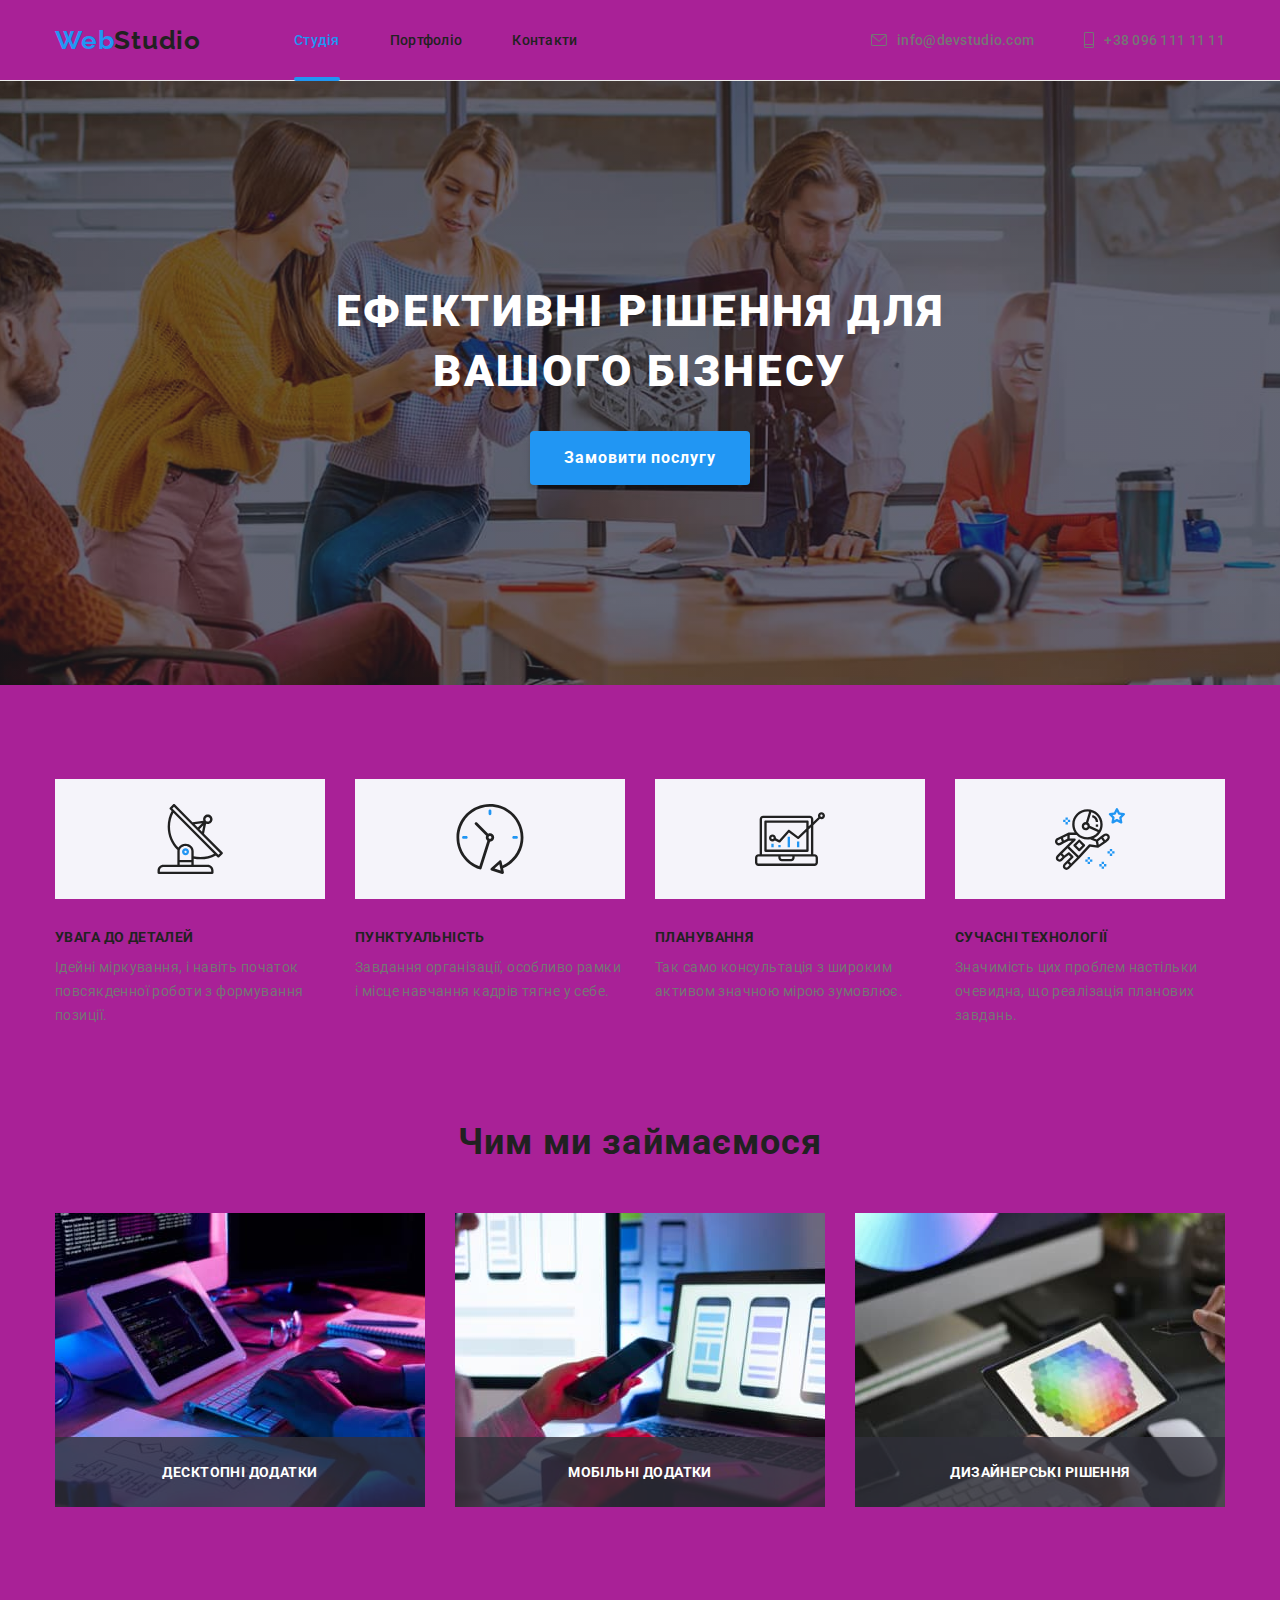
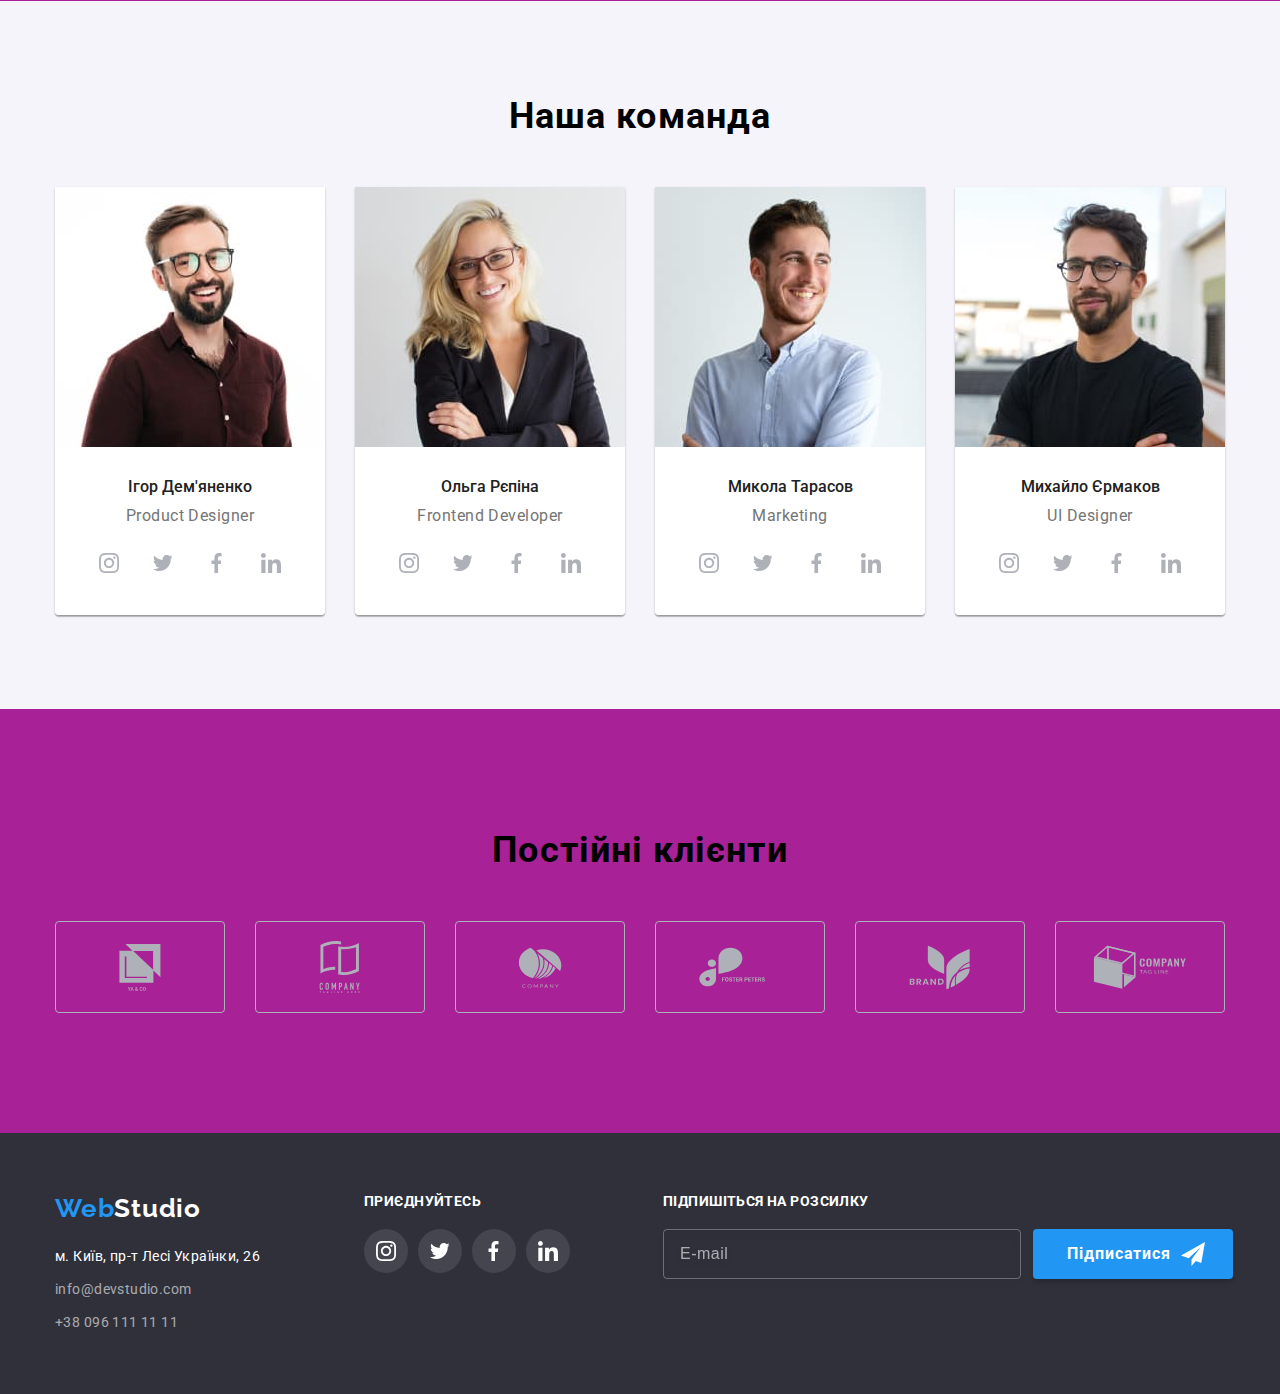
<file: index.html>
<!DOCTYPE html>
<html lang="en">
<head>
    <meta charset="UTF-8">
    <meta http-equiv="X-UA-Compatible" content="IE=edge">
    <meta name="viewport" content="width=device-width, initial-scale=1.0">
    <title>📝WebStudio</title>
    <link rel="preconnect" href="https://fonts.gstatic.com" crossorigin>
    <link rel="preconnect" href="https://fonts.googleapis.com">
    <link href="https://fonts.googleapis.com/css2?family=Raleway:wght@700&family=Roboto:wght@400;500;700;900&display=swap" rel="stylesheet">
    <link rel="stylesheet" href="https://cdnjs.cloudflare.com/ajax/libs/modern-normalize/1.1.0/modern-normalize.min.css" integrity="sha512-wpPYUAdjBVSE4KJnH1VR1HeZfpl1ub8YT/NKx4PuQ5NmX2tKuGu6U/JRp5y+Y8XG2tV+wKQpNHVUX03MfMFn9Q==" crossorigin="anonymous" referrerpolicy="no-referrer">
    <link rel="stylesheet" href="./css/styles.css">    
    <link rel="stylesheet" href="./css/main.css">    

</head>

<body class="site-body">

<!--Header-->
<header class="header">
    <div class="header-container container"> 
        <a href="./index.html" class="logo-link link">Web<span class="logo-accent-black">Studio</span></a>
        <nav class="header-navigation">
            <ul class="site-nav-list list ">
                <li><a href ="./index.html" class="navigation-link link current">Студія</a></li>
                <li><a href="./portfolio.html" class="navigation-link link ">Портфоліо</a></li>
                <li><a href="/" class="navigation-link link">Контакти</a></li>
            </ul>
        </nav>
        <ul class="auth-nav-list list">
            <li>
                <a href="mailto:info@devstudio.com" class="auth-link">
                <svg class="header-icon" width="16" height="12">
                    <use href="./images/header-symbol-defs.svg#icon-header1" ></use>
                </svg>
                info@devstudio.com</a>
            </li>
            <li>
                <a href="tel:+380961111111" class="auth-link">
                <svg class="header-icon" width="10" height="16">
                    <use href="./images/header-symbol-defs.svg#icon-header2" ></use>
                </svg>
                +38 096 111 11 11</a>
            </li>
        </ul>
    </div>   
</header>
<main>
<!--Hero-->
    <section class="hero"> 
        <div class="container">
            <h1 class="hero-title">Ефективні рішення для вашого бізнесу</h1>
            <button type="button" class="button" data-modal-open>Замовити послугу</button>
        </div>
    </section>
<!--Benefits-->
    <section class="benefits">
        <div class="container"> 
            <h2 class="visually-hidden">Переваги нашої студії</h2>
            <ul class="benefits-list list">
                    <li class="benefits-wrap">
                        <div class="benefits-thumb">
                            <svg class="benefits-icon" >
                                <use href="./images/benefits-symbol-defs.svg#icon-benefits1"></use>
                            </svg>
                        </div>
                        <h3 class="benefits-title ">УВАГА ДО ДЕТАЛЕЙ</h3>
                        <p class="benefits-descriptions">Ідейні міркування, і навіть початок повсякденної роботи з формування позиції.</p>
                    </li>
                    <li class="benefits-wrap">
                        <div class="benefits-thumb">
                            <svg class="benefits-icon"  >
                                <use href="./images/benefits-symbol-defs.svg#icon-benefits2"></use>
                            </svg>
                        </div>
                        <h3 class="benefits-title">ПУНКТУАЛЬНІСТЬ</h3>
                        <p class="benefits-descriptions">Завдання організації, особливо рамки і місце навчання кадрів тягне у себе.</p>
                    </li>
                    <li class="benefits-wrap">
                        <div class="benefits-thumb">
                            <svg class="benefits-icon"  >
                                <use href="./images/benefits-symbol-defs.svg#icon-benefits3"></use>
                            </svg>
                        </div>
                        <h3 class="benefits-title">ПЛАНУВАННЯ</h3>
                        <p class="benefits-descriptions">Так само консультація з широким активом значною мірою зумовлює.</p>
                    </li>
                    <li class="benefits-wrap">
                        <div class="benefits-thumb">
                            <svg class="benefits-icon" >
                                <use href="./images/benefits-symbol-defs.svg#icon-benefits4"></use>
                            </svg>
                        </div>
                        <h3 class="benefits-title">СУЧАСНІ ТЕХНОЛОГІЇ</h3>
                        <p class="benefits-descriptions">Значимість цих проблем настільки очевидна, що реалізація планових завдань.</p>
                    </li>
            </ul>
        </div>
    </section>
<!--What are we doing -->
    <section class="examples">
        <div class="container"> 
            <h2 class="examples-title">Чим ми займаємося</h2>
            <ul class="examples-ul list">
                <li class="examples-image">
                    <div class="examples-products">
                        <img src="./images/img1.jpeg" 
                        alt="Робочий стіл, мишка та планшет. Виконання технічного завдання." 
                        width="370">

                        <div class="examples-head-wrap">
                            <h3 class="examples-head">Десктопні додатки</h3>
                        </div>
                    </div>
                </li>
                <li class="examples-image">
                    <div class="examples-products"> 
                        <img src="./images/img2.jpeg" 
                        alt="Людина за комп'ютером. Тримає у руці планшет. Адаптивність." 
                        width="370">

                        <div class="examples-head-wrap">
                            <h3 class="examples-head">Мобільні додатки</h3>
                        </div>
                    </div>                
                </li>
                <li class="examples-image">
                    <div class="examples-products"> 
                        <img src="./images/img3.jpeg" 
                        alt="Людина за комп'ютером. Тримає у руці планшет. Оптимізація дизайну." 
                        width="370">                    

                        <div class="examples-head-wrap">
                            <h3 class="examples-head">Дизайнерські рішення</h3>
                        </div>
                    </div>

                    </li>
            </ul>
        </div>
    </section>
<!--Our team -->
    <section class="our-team-section">
        <div class="container"> 
            <h2 class="our-team-title">Наша команда</h2>
            <ul class="our-team list">
                <li class="team-card">
                    <img src="./images/photo1.jpeg" alt="Чоловік в окулярах з бородою. Посміхається." width="270">
                    <div class="team-card-wrap">
                        <h3 class="team-member-name">Ігор Дем'яненко</h3>
                        <p lang="en" class="team-member-posiion">Product Designer</p>
                        <ul class="team-soc-list list">
                            <li class="team-soc-item">
                                <a href=""
                                target="_blank"
                                rel="noopener noreferrer nofollow" 
                                class="team-soc-link list">
                                    <svg class="clints-soc-icon" width="20" height="20">
                                        <use href="./images/symbol-defs.svg#icon-Team1"></use>
                                    </svg>
                                </a>
                            </li>
                            <li class="team-soc-item">
                                <a href=""
                                target="_blank"
                                rel="noopener noreferrer nofollow" 
                                class="team-soc-link list">
                                    <svg class="clints-soc-icon" width="20" height="20">
                                        <use href="./images/symbol-defs.svg#icon-Team2"></use>
                                    </svg>
                                </a>
                            </li>
                            <li class="team-soc-item">
                                <a href=""
                                target="_blank"
                                rel="noopener noreferrer nofollow" 
                                class="team-soc-link list">
                                    <svg class="clints-soc-icon" width="20" height="20">
                                        <use href="./images/symbol-defs.svg#icon-Team3"></use>
                                    </svg>
                                </a>
                            </li>
                            <li class="team-soc-item">
                                <a href=""
                                target="_blank"
                                rel="noopener noreferrer nofollow" 
                                class="team-soc-link list">
                                    <svg class="clints-soc-icon" width="20" height="20">
                                        <use href="./images/symbol-defs.svg#icon-Team4"></use>
                                    </svg>
                                </a>
                            </li>
                        </ul>
                    </div>
                </li>
                <li class="team-card">
                    <img src="./images/photo2.jpeg" alt="Жінка в окулярах. Білявка.Посміхається." width="270">
                    <div class="team-card-wrap">
                        <h3 class="team-member-name">Ольга Рєпіна</h3>
                        <p lang="en" class="team-member-posiion">Frontend Developer</p>
                        <ul class="team-soc-list list">
                            <li class="team-soc-item">
                                <a href=""
                                target="_blank"
                                rel="noopener noreferrer nofollow" 
                                class="team-soc-link list">
                                    <svg class="clints-soc-icon" width="20" height="20">
                                        <use href="./images/symbol-defs.svg#icon-Team1"></use>
                                    </svg>
                                </a>
                            </li>
                            <li class="team-soc-item">
                                <a href=""
                                target="_blank"
                                rel="noopener noreferrer nofollow" 
                                class="team-soc-link list">
                                    <svg class="clints-soc-icon" width="20" height="20">
                                        <use href="./images/symbol-defs.svg#icon-Team2"></use>
                                    </svg>
                                </a>
                            </li>
                            <li class="team-soc-item">
                                <a href=""
                                target="_blank"
                                rel="noopener noreferrer nofollow" 
                                class="team-soc-link list">
                                    <svg class="clints-soc-icon" width="20" height="20">
                                        <use href="./images/symbol-defs.svg#icon-Team3"></use>
                                    </svg>
                                </a>
                            </li>
                            <li class="team-soc-item">
                                <a href=""
                                target="_blank"
                                rel="noopener noreferrer nofollow" 
                                class="team-soc-link list">
                                    <svg class="clints-soc-icon" width="20" height="20">
                                        <use href="./images/symbol-defs.svg#icon-Team4"></use>
                                    </svg>
                                </a>
                            </li>
                        </ul>
                    </div>
                <li class="team-card">
                    <img src="./images/photo3.jpeg" alt="Чоловік у блакитній рубашці. Посміхається." width="270">
                    <div class="team-card-wrap">
                        <h3 class="team-member-name">Микола Тарасов</h3>
                        <p lang="en" class="team-member-posiion">Marketing</p>
                        <ul class="team-soc-list list">
                            <li class="team-soc-item">
                                <a href=""
                                target="_blank"
                                rel="noopener noreferrer nofollow" 
                                class="team-soc-link list">
                                    <svg class="clints-soc-icon" width="20" height="20">
                                        <use href="./images/symbol-defs.svg#icon-Team1"></use>
                                    </svg>
                                </a>
                            </li>
                            <li class="team-soc-item">
                                <a href=""
                                target="_blank"
                                rel="noopener noreferrer nofollow" 
                                class="team-soc-link list">
                                    <svg class="clints-soc-icon" width="20" height="20">
                                        <use href="./images/symbol-defs.svg#icon-Team2"></use>
                                    </svg>
                                </a>
                            </li>
                            <li class="team-soc-item">
                                <a href=""
                                target="_blank"
                                rel="noopener noreferrer nofollow" 
                                class="team-soc-link list">
                                    <svg class="clints-soc-icon" width="20" height="20">
                                        <use href="./images/symbol-defs.svg#icon-Team3"></use>
                                    </svg>
                                </a>
                            </li>
                            <li class="team-soc-item">
                                <a href=""
                                target="_blank"
                                rel="noopener noreferrer nofollow" 
                                class="team-soc-link list">
                                    <svg class="clints-soc-icon" width="20" height="20">
                                        <use href="./images/symbol-defs.svg#icon-Team4"></use>
                                    </svg>
                                </a>
                            </li>
                        </ul>
                    </div>
                </li>
                <li class="team-card">
                    <img src="./images/photo4.jpeg" alt="Чоловік в окулярах з бородою. Замислився." width="270">
                    <div class="team-card-wrap">
                        <h3 class="team-member-name">Михайло Єрмаков</h3>
                        <p lang="en" class="team-member-posiion">UI Designer</p>
                        <ul class="team-soc-list list">
                            <li class="team-soc-item">
                                <a href=""
                                target="_blank"
                                rel="noopener noreferrer nofollow" 
                                class="team-soc-link list">
                                    <svg class="clints-soc-icon" width="20" height="20">
                                        <use href="./images/symbol-defs.svg#icon-Team1"></use>
                                    </svg>
                                </a>
                            </li>
                            <li class="team-soc-item">
                                <a href=""
                                target="_blank"
                                rel="noopener noreferrer nofollow" 
                                class="team-soc-link list">
                                    <svg class="clints-soc-icon" width="20" height="20">
                                        <use href="./images/symbol-defs.svg#icon-Team2"></use>
                                    </svg>
                                </a>
                            </li>
                            <li class="team-soc-item">
                                <a href=""
                                target="_blank"
                                rel="noopener noreferrer nofollow" 
                                class="team-soc-link list">
                                    <svg class="clints-soc-icon" width="20" height="20">
                                        <use href="./images/symbol-defs.svg#icon-Team3"></use>
                                    </svg>
                                </a>
                            </li>
                            <li class="team-soc-item">
                                <a href=""
                                target="_blank"
                                rel="noopener noreferrer nofollow" 
                                class="team-soc-link list">
                                    <svg class="clints-soc-icon" width="20" height="20">
                                        <use href="./images/symbol-defs.svg#icon-Team4"></use>
                                    </svg>
                                </a>
                            </li>
                        </ul>
                    </div>
                </li>
            </ul>
        </div>
    </section>
<!--CLIENTS -->
    <section class="section">
        <div class="container">
            <h2 class="clients-title">Постійні клієнти</h2>
            <ul class="clients-list list">
                <li class="clients-item">
                    <a href="" class="clients-link link">
                        <svg class="clints-soc-icon"  height="47">
                            <use href="./images/clients-symbol-defs.svg#icon-Client-icon1"></use>
                        </svg>
                    </a>
                </li>
                <li class="clients-item">
                    <a href="" class="clients-link link">
                        <svg class="clints-soc-icon" height="52">
                            <use href="./images/clients-symbol-defs.svg#icon-Client-icon2"></use>
                        </svg>
                    </a>
                </li>
                <li class="clients-item">
                    <a href="" class="clients-link link">
                        <svg class="clints-soc-icon"  height="41">
                            <use href="./images/clients-symbol-defs.svg#icon-Client-icon3"></use>
                        </svg>
                    </a>
                </li>
                <li class="clients-item">
                    <a href="" class="clients-link link">
                        <svg class="clints-soc-icon" height="40">
                            <use href="./images/clients-symbol-defs.svg#icon-Client-icon4"></use>
                        </svg>
                    </a>
                </li>
                <li class="clients-item">
                    <a href="" class="clients-link link">
                        <svg class="clints-soc-icon" height="45">
                            <use href="./images/clients-symbol-defs.svg#icon-Client-icon5"></use>
                        </svg>
                    </a>
                </li>
                <li class="clients-item">
                    <a href="" class="clients-link link">
                        <svg class="clints-soc-icon" height="44">
                            <use href="./images/clients-symbol-defs.svg#icon-Client-icon6"></use>
                        </svg>
                    </a>
                </li>
            </ul>
        </div>
    </section>
</main>

<!--Footer -->
    <footer class="footer">
        <div class="container footer-container">
            <div class="footer-contact">
                <a href="./index.html" class="logo-link link">Web<span class="logo-accent-white">Studio</span></a>
                <address class="footer-address">
                    <ul class="footer-list list">
                        <li class="address-item">
                            <a href="https://goo.gl/maps/D7AYQbpJmKxiP5Zv7"
                            target="_blank"
                            rel="noopener noreferrer nofollow" class="link-address-address link"
                            >м. Київ, пр-т Лесі Українки, 26</a>
                        </li>
                        <li class="address-item"><a href="mailto:info@devstudio.com" class="link-address link">info@devstudio.com</a></li>
                        <li class="address-item"><a href="tel:+380961111111" class="link-address link call">+38 096 111 11 11</a></li>
                    </ul>
                </address>            
            </div>
            <div class="footer-join">
                <p class="footer-soc-titel">приєднуйтесь</p>
                <ul class="footer-soc-list list">
                    <li class="footer-soc-item">
                        <a href=""
                        target="_blank"
                        rel="noopener noreferrer nofollow" 
                        class="footer-soc-link list">
                            <svg class="clints-soc-icon" width="20" height="20">
                                <use href="./images/symbol-defs.svg#icon-Team1"></use>
                            </svg>
                        </a>
                    </li>
                    <li class="team-soc-item">
                        <a href=""
                        target="_blank"
                        rel="noopener noreferrer nofollow" 
                        class="footer-soc-link list">
                            <svg class="clints-soc-icon" width="20" height="20">
                                <use href="./images/symbol-defs.svg#icon-Team2"></use>
                            </svg>
                        </a>
                    </li>
                    <li class="team-soc-item">
                    <a href=""
                        target="_blank"
                        rel="noopener noreferrer nofollow" 
                        class="footer-soc-link list">
                            <svg class="clints-soc-icon" width="20" height="20">
                                <use href="./images/symbol-defs.svg#icon-Team3"></use>
                            </svg>
                        </a>
                    </li>
                    <li class="team-soc-item">
                        <a href=""
                        target="_blank"
                        rel="noopener noreferrer nofollow" 
                        class="footer-soc-link list">
                            <svg class="clints-soc-icon" width="20" height="20">
                                <use href="./images/symbol-defs.svg#icon-Team4"></use>
                            </svg>
                        </a>
                    </li>
                </ul>
            </div>
            <div class="subscribe-wrap">
                <p class="footer-soc-titel">Підпишіться на розсилку</p>
                <form class="footer-input">
                    <input type="email" placeholder="E-mail" name="email-subscribe" class="subscribe-input">
                    <button type="submit" class="subscribe-button">Підписатися
                        <svg class="subscribe-button-icon" width="24px" height="24px">
                            <use href="./images/svg-sprite.svg#icon-send"></use>
                        </svg>
                    </button>
                </form>
            </div>
        </div>
    </footer>

<!--MODAL WINDOW -->
    <div class="backdrop is-hidden" data-modal>      
        <div class="modal">
            <button type="button" class="modal-close" data-modal-close>
            <svg class="modal-close-icon" width="18px" height="18px">
                <use href="./images/svg-sprite.svg#icon-close"></use>
            </svg>
            </button>
            <p class="modal-title">Залиште свої дані, ми Вам передзвонимо</p>
            <form class="modal-form">
                <div class="input-wrap">
                    <label for="user-name" class="label-text">Ім'я</label>
                    <input type="text" name="user-name" id="user-name" class="modal-input" required>
                    <svg class="modal-icon" width="18" height="18">
                        <use href="./images/svg-sprite.svg#icon-modalmen"></use>
                    </svg>
                </div>
                <div class="input-wrap">
                    <label for="user-phone" class="label-text">Телефон</label>
                    <input type="tel" name="user-phone" id="user-phone" class="modal-input">
                    <svg class="modal-icon" width="18" height="18">
                        <use href="./images/svg-sprite.svg#icon-modaltel"></use>
                    </svg>
                </div>
                <div class="input-wrap">
                    <label for="user-email" class="label-text">Пошта</label>
                    <input type="email" name="user-email" id="user-email" class="modal-input" minlength="3">
                    <svg class="modal-icon" width="18" height="18">
                        <use href="./images/svg-sprite.svg#icon-modalletter"></use>
                    </svg>
                </div>
                <div class="input-wrap before-comments">
                    <label for="user-comment" class="label-text comment">Коментар</label>
                    <textarea 
                        name="user-comment" id="user-comment" class="modal-input comment" placeholder="Введіть текст" ></textarea>
                </div>
                <div class="check-box-wrap">
                    <input type="checkbox" name="policy" value="Погоджуюся" id="policy" class="input-check visually-hidden">
                    <label 
                            for="policy" class="check-text">
                                <span>
                                    <svg class="icon-check" width="16" height="15">
                                        <use href="./images/svg-sprite.svg#icon-check"></use>
                                    </svg>
                                </span>
                        Погоджуюся з розсилкою та приймаю <a href="" target="_blank" class="condition"> Умови договору</a></label>
                </div>                    
                <button 
                    type="submit" 
                    class="modal-button">Відправити
                </button>
            </form>
        </div>
    </div>
    <script src="./js/modal.js"></script>
</body>
</html>
</file>
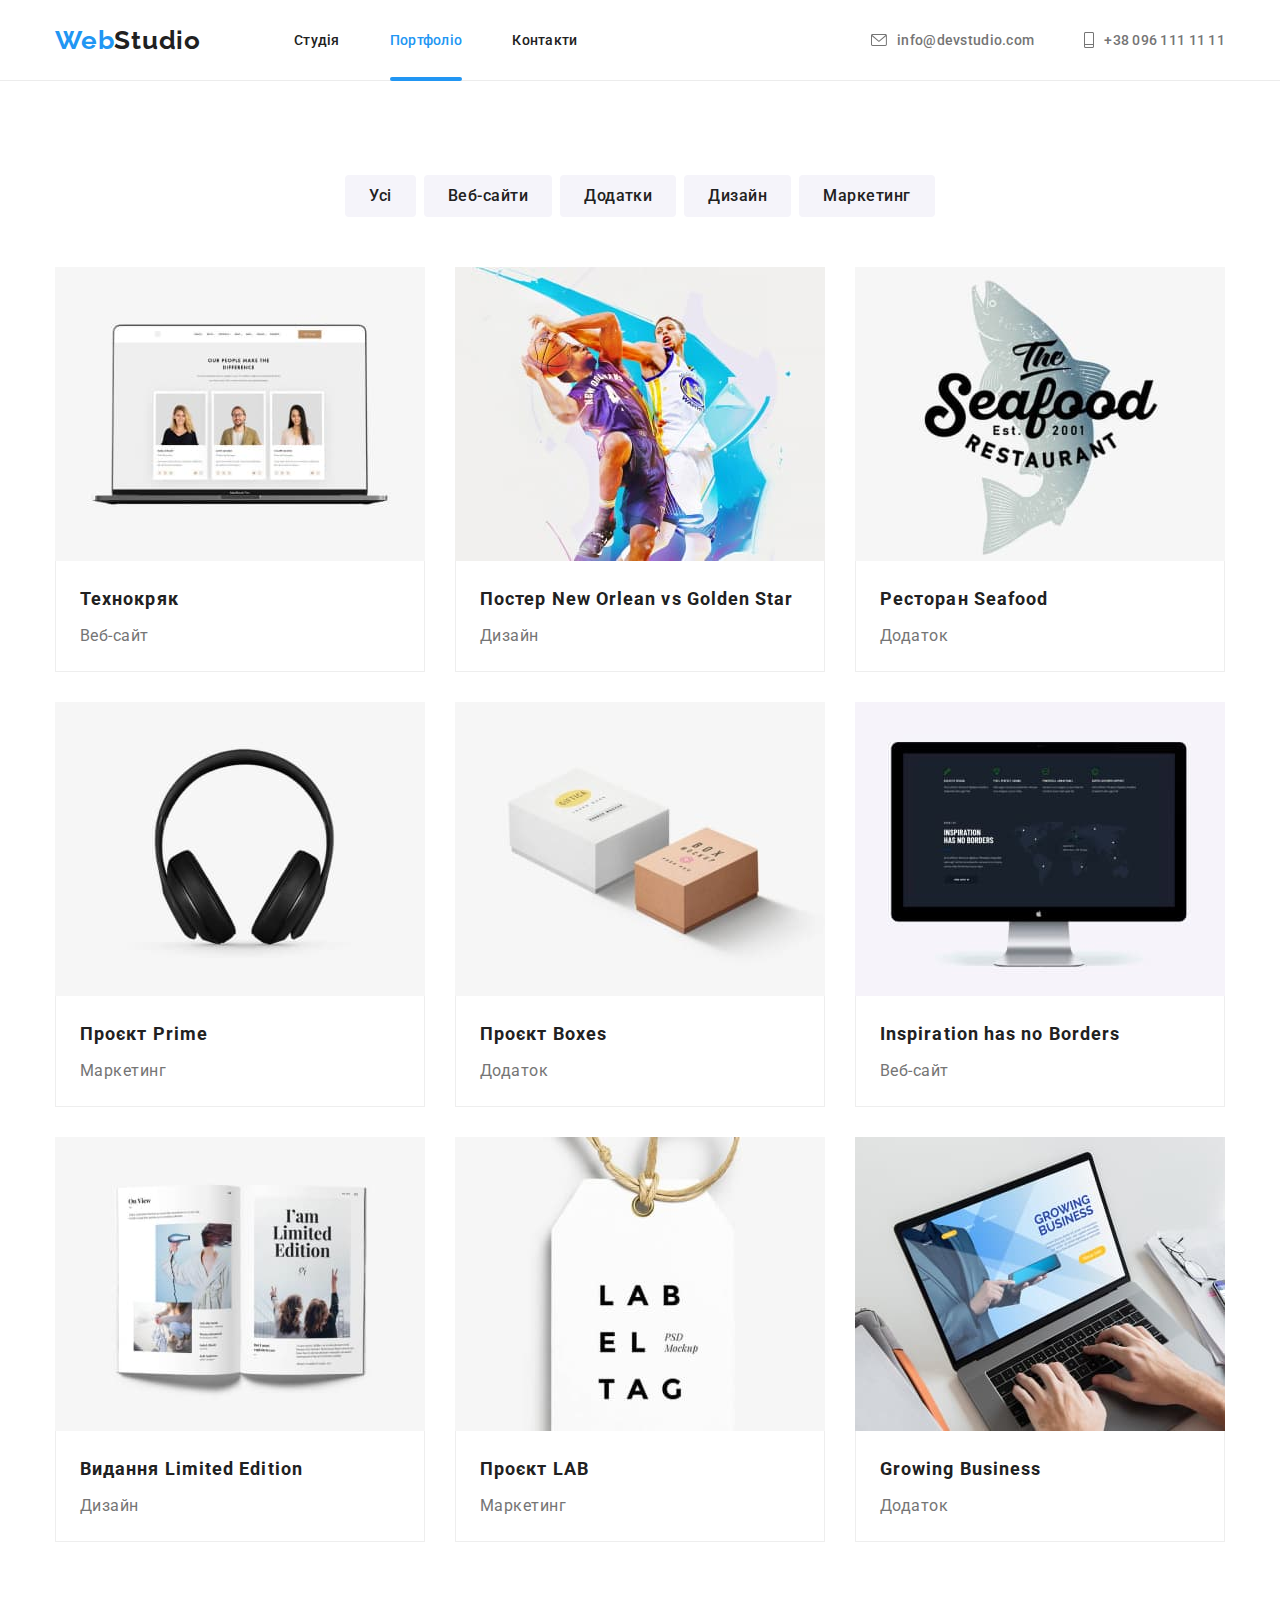
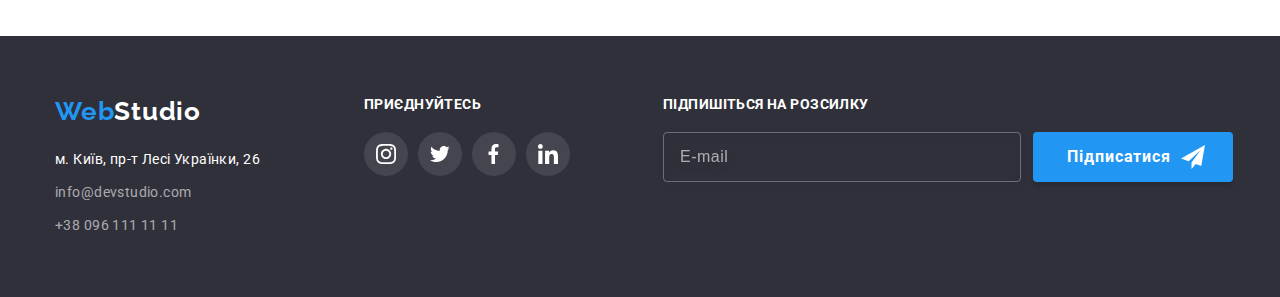
<file: portfolio.html>
<!DOCTYPE html>
<html lang="en">
<head>
    <meta charset="UTF-8">
    <meta http-equiv="X-UA-Compatible" content="IE=edge">
    <meta name="viewport" content="width=device-width, initial-scale=1.0">
    <title>Portfolio</title>
    <link rel="preconnect" href="https://fonts.gstatic.com" crossorigin>
    <link rel="preconnect" href="https://fonts.googleapis.com">
    <link href="https://fonts.googleapis.com/css2?family=Raleway:wght@700&family=Roboto:wght@400;500;700;900&display=swap" rel="stylesheet">
    <link rel="stylesheet" href="https://cdnjs.cloudflare.com/ajax/libs/modern-normalize/1.1.0/modern-normalize.min.css" integrity="sha512-wpPYUAdjBVSE4KJnH1VR1HeZfpl1ub8YT/NKx4PuQ5NmX2tKuGu6U/JRp5y+Y8XG2tV+wKQpNHVUX03MfMFn9Q==" crossorigin="anonymous" referrerpolicy="no-referrer">
    <link rel="stylesheet" href="./css/styles.css">    
</head>
<body class="site-body">

<!--Header-->
<header class="header">
    <div class="header-container container"> 
        <a href="./index.html" class="logo-link link">Web<span class="logo-accent-black">Studio</span></a>
        <nav class="header-navigation">
            <ul class="site-nav-list list ">
                <li><a href ="./index.html" class="navigation-link link ">Студія</a></li>
                <li><a href="./portfolio.html" class="navigation-link link current">Портфоліо</a></li>
                <li><a href="/" class="navigation-link link">Контакти</a></li>
            </ul>
        </nav>
        <ul class="auth-nav-list list">
            <li>
                <a href="mailto:info@devstudio.com" class="auth-link">
                <svg class="header-icon" width="16" height="12">
                    <use href="./images/header-symbol-defs.svg#icon-header1" ></use>
                </svg>
                info@devstudio.com</a>
            </li>
            <li>
                <a href="tel:+380961111111" class="auth-link">
                <svg class="header-icon" width="10" height="16">
                    <use href="./images/header-symbol-defs.svg#icon-header2" ></use>
                </svg>
                +38 096 111 11 11</a>
            </li>
        </ul>
    </div>   
</header>

<!--Filter of buttons-->
<main>
    <section class="filter-section">
        <div class="container"> 
            <h1 class="visually-hidden">Портфоліо</h1>
            <ul class="filters-list list"> 
                <li><button type="button" class="filter">Усі</button></li>
                <li><button type="button" class="filter">Веб-сайти</button></li>
                <li><button type="button" class="filter">Додатки</button></li>
                <li><button type="button" class="filter">Дизайн</button></li>
                <li><button type="button" class="filter">Маркетинг</button></li>
            </ul>

            <ul class="filter-set">
                <li class="filter-item"> 
                    <a href="./index.html" class="filter-card-link" target="_blank" rel="noopener noreferrer nofollow">
                        <div class="filter-top-wrap">
                            <img src="./images/project1.jpeg" 
                            alt="Леп топ. Зображення сайту" 
                            width="370" 
                            height="294">
                            <p class="filter-top">Ресурс пропонує комплексні пропозиції з різним рівнем функціоналу та сервісів. Все це дозволить відвідувачу отримати вичерпні відомості про компанію чи приватну особу.</p>
                        </div>

                        <div class="filter-card-content">
                            <h3 class="project-name">Технокряк</h3>
                            <p class="app">Веб-сайт</p>                            
                            <p class="visually-hidden">Lorem ipsum dolor sit, amet consectetur adipisicing elit. Laudantium, quod.</p>
                        </div>
                    </a>
                </li>
                <li class="filter-item"> 
                    <a href="./index.html"  class="filter-card-link" target="_blank" rel="noopener noreferrer nofollow">
                        <div class="filter-top-wrap">
                            <img src="./images/project2.jpeg" 
                            alt="Леп топ. Зображення сайту" 
                            width="370"
                            height="294">
                            <p class="filter-top">Ресурс пропонує комплексні пропозиції з різним рівнем функціоналу та сервісів. Все це дозволить відвідувачу отримати вичерпні відомості про компанію чи приватну особу.</p>
                        </div>
                        
                        <div class="filter-card-content">
                            <h3 class="project-name">Постер New Orlean vs Golden Star</h3>
                            <p class="app">Дизайн</p>
                            <p class="visually-hidden">Lorem ipsum dolor sit, amet consectetur adipisicing elit. Laudantium, quod.</p>
                        </div>
                    </a>
                </li>
                <li class="filter-item"> 
                    <a href="./index.html"  class="filter-card-link" target="_blank" rel="noopener noreferrer nofollow">
                        <div class="filter-top-wrap">
                            <img src="./images/project3.jpeg" 
                            alt="Леп топ. Зображення сайту" 
                            width="370"
                            height="294">
                            <p class="filter-top">Ресурс пропонує комплексні пропозиції з різним рівнем функціоналу та сервісів. Все це дозволить відвідувачу отримати вичерпні відомості про компанію чи приватну особу.</p>
                        </div>

                        <div class="filter-card-content">
                            <h3 lang="en" class="project-name">Ресторан Seafood</h3>
                            <p class="app">Додаток</p>
                            <p class="visually-hidden">Lorem ipsum dolor sit, amet consectetur adipisicing elit. Laudantium, quod.</p>
                        </div>
                    </a>
                </li>
                <li class="filter-item"> 
                    <a href="./index.html"  class="filter-card-link" target="_blank" rel="noopener noreferrer nofollow">
                        <div class="filter-top-wrap">
                            <img src="./images/project4.jpeg" 
                            alt="Леп топ. Зображення сайту" 
                            width="370"
                            height="294">
                            <p class="filter-top">Ресурс пропонує комплексні пропозиції з різним рівнем функціоналу та сервісів. Все це дозволить відвідувачу отримати вичерпні відомості про компанію чи приватну особу.</p>
                        </div>

                        <div class="filter-card-content">
                            <h3 lang="en" class="project-name">Проєкт Prime</h3>
                            <p class="app">Маркетинг</p>                            
                            <p class="visually-hidden">Lorem ipsum dolor sit, amet consectetur adipisicing elit. Laudantium, quod.</p>
                        </div>
                    </a>
                </li>
                <li class="filter-item"> 
                    <a href="./index.html"  class="filter-card-link" target="_blank" rel="noopener noreferrer nofollow">
                        <div class="filter-top-wrap">
                            <img src="./images/project5.jpeg" 
                            alt="Леп топ. Зображення сайту" 
                            width="370"
                            height="294">
                            <p class="filter-top">Ресурс пропонує комплексні пропозиції з різним рівнем функціоналу та сервісів. Все це дозволить відвідувачу отримати вичерпні відомості про компанію чи приватну особу.</p>
                        </div>

                        <div class="filter-card-content">
                            <h3 lang="en" class="project-name">Проєкт Boxes</h3>
                            <p class="app">Додаток</p>
                            <p class="visually-hidden">Lorem ipsum dolor sit, amet consectetur adipisicing elit. Laudantium, quod.</p>
                        </div>
                    </a>
                </li>
                <li class="filter-item"> 
                    <a href="./index.html"  class="filter-card-link" target="_blank" rel="noopener noreferrer nofollow">
                        <div class="filter-top-wrap">
                            <img src="./images/project6.jpeg" 
                            alt="Леп топ. Зображення сайту" 
                            width="370"
                            height="294">
                            <p class="filter-top">Ресурс пропонує комплексні пропозиції з різним рівнем функціоналу та сервісів. Все це дозволить відвідувачу отримати вичерпні відомості про компанію чи приватну особу.</p>
                        </div>
                        <div class="filter-card-content">
                            <h3 class="project-name">Inspiration has no Borders</h3>
                            <p class="app">Веб-сайт</p>
                            <p class="visually-hidden">Lorem ipsum dolor sit, amet consectetur adipisicing elit. Laudantium, quod.</p>
                        </div>
                    </a> 
                </li>
                <li class="filter-item"> 
                    <a href="./index.html"  class="filter-card-link" target="_blank" rel="noopener noreferrer nofollow">
                        <div class="filter-top-wrap">
                            <img src="./images/project7.jpeg" 
                            alt="Леп топ. Зображення сайту" 
                            width="370"
                            height="294">
                            <p class="filter-top">Ресурс пропонує комплексні пропозиції з різним рівнем функціоналу та сервісів. Все це дозволить відвідувачу отримати вичерпні відомості про компанію чи приватну особу.</p>
                        </div>
                        <div class="filter-card-content">
                            <h3 class="project-name">Видання Limited Edition</h3>
                            <p class="app">Дизайн</p>
                            <p class="visually-hidden">Lorem ipsum dolor sit, amet consectetur adipisicing elit. Laudantium, quod.</p>
                        </div>
                    </a> 
                </li>
                <li class="filter-item"> 
                    <a href="./index.html"  class="filter-card-link" target="_blank" rel="noopener noreferrer nofollow">
                        <div class="filter-top-wrap">
                            <img src="./images/project8.jpeg" 
                            alt="Леп топ. Зображення сайту" 
                            width="370"
                            height="294">
                            <p class="filter-top">Ресурс пропонує комплексні пропозиції з різним рівнем функціоналу та сервісів. Все це дозволить відвідувачу отримати вичерпні відомості про компанію чи приватну особу.</p>
                        </div>
                        <div class="filter-card-content">
                            <h3 class="project-name">Проєкт LAB</h3>
                            <p class="app">Маркетинг</p>
                            <p class="visually-hidden">Lorem ipsum dolor sit, amet consectetur adipisicing elit. Laudantium, quod.</p>
                        </div>
                    </a>    
                </li>
                <li class="filter-item"> 
                    <a href="./index.html"  class="filter-card-link" target="_blank" rel="noopener noreferrer nofollow">
                        <div class="filter-top-wrap">
                            <img src="./images/project9.jpeg" 
                            alt="Леп топ. Зображення сайту" 
                            width="370"
                            height="294">
                            <p class="filter-top">Ресурс пропонує комплексні пропозиції з різним рівнем функціоналу та сервісів. Все це дозволить відвідувачу отримати вичерпні відомості про компанію чи приватну особу.</p>
                        </div>                     
                        <div class="filter-card-content">
                            <h3 class="project-name">Growing Business</h3>
                            <p class="app">Додаток</p>
                            <p class="visually-hidden">Lorem ipsum dolor sit, amet consectetur adipisicing elit. Laudantium, quod.</p>
                        </div>
                    </a>
                </li>
            </ul>
        </div>
    </section>
</main>

<!--Footer -->
    <footer class="footer">
        <div class="container footer-container">
            <div class="footer-contact">
                <a href="./index.html" class="logo-link link">Web<span class="logo-accent-white">Studio</span></a>
                <address class="footer-address">
                    <ul class="footer-list list">
                        <li class="address-item">
                            <a href="https://goo.gl/maps/D7AYQbpJmKxiP5Zv7"
                            target="_blank"
                            rel="noopener noreferrer nofollow" class="link-address-address link"
                            >м. Київ, пр-т Лесі Українки, 26</a>
                        </li>
                        <li class="address-item"><a href="mailto:info@devstudio.com" class="link-address link">info@devstudio.com</a></li>
                        <li class="address-item"><a href="tel:+380961111111" class="link-address link call">+38 096 111 11 11</a></li>
                    </ul>
                </address>            
            </div>
            <div class="footer-join">
                <p class="footer-soc-titel">приєднуйтесь</p>
                <ul class="footer-soc-list list">
                    <li class="footer-soc-item">
                        <a href=""
                        target="_blank"
                        rel="noopener noreferrer nofollow" 
                        class="footer-soc-link list">
                            <svg class="clints-soc-icon" width="20" height="20">
                                <use href="./images/symbol-defs.svg#icon-Team1"></use>
                            </svg>
                        </a>
                    </li>
                    <li class="team-soc-item">
                        <a href=""
                        target="_blank"
                        rel="noopener noreferrer nofollow" 
                        class="footer-soc-link list">
                            <svg class="clints-soc-icon" width="20" height="20">
                                <use href="./images/symbol-defs.svg#icon-Team2"></use>
                            </svg>
                        </a>
                    </li>
                    <li class="team-soc-item">
                    <a href=""
                        target="_blank"
                        rel="noopener noreferrer nofollow" 
                        class="footer-soc-link list">
                            <svg class="clints-soc-icon" width="20" height="20">
                                <use href="./images/symbol-defs.svg#icon-Team3"></use>
                            </svg>
                        </a>
                    </li>
                    <li class="team-soc-item">
                        <a href=""
                        target="_blank"
                        rel="noopener noreferrer nofollow" 
                        class="footer-soc-link list">
                            <svg class="clints-soc-icon" width="20" height="20">
                                <use href="./images/symbol-defs.svg#icon-Team4"></use>
                            </svg>
                        </a>
                    </li>
                </ul>
            </div>
            <div class="subscribe-wrap">
                <p class="footer-soc-titel">Підпишіться на розсилку</p>
                <form class="footer-input">
                    <input type="email" placeholder="E-mail" name="email-subscribe" class="subscribe-input">
                    <button type="submit" class="subscribe-button">Підписатися
                        <svg class="subscribe-button-icon" width="24px" height="24px">
                            <use href="./images/svg-sprite.svg#icon-send"></use>
                        </svg>
                    </button>
                </form>
            </div>
        </div>
    </footer>
</body>
</html>
</file>
<file: css/styles.css>
html {
    box-sizing: border-box;
}

*,*::before, *::after{
    box-sizing: inherit;
}

:root{
    --primary-text-color: #212121;
    --hero-text-color: #FFFFFF;
    --accet-text-color: #757575;
    --hero-text-color-low-wisibility:rgba(255, 255, 255, 0.6);
    --logo-blue-color:#2196F3;
    --primary-background-color:#FFFFFF;
    --additional-background-color:#F5F4FA;
    --accent-background-color:#2F303A;

    --button-color:#2196F3;
    --button-acvive-color:#188CE8;
    --filter-btn-border-color: #ECECEC;
    --hero-background-color: #C4C4C4;

    --filter-colour:#F5F4FA;
    --filter-active-color:#2196F3;
    --filter-container-background-color: #FFFFFF;
    --filter-container-border-color: 1px solid #EEEEEE;;
    --filter-set-gap: 30px;
    --filter-box-shadow: 0px 1px 1px rgba(0, 0, 0, 0.12), 0px 4px 4px rgba(0, 0, 0, 0.06), 1px 4px 6px rgba(0, 0, 0, 0.16);
    --filter-hover-overlay:rgba(33, 150, 243, 0.9);

    --team-border-shadow: 0px 1px 3px rgba(0, 0, 0, 0.12), 0px 1px 1px rgba(0, 0, 0, 0.14), 0px 2px 1px rgba(0, 0, 0, 0.2);
    --team-soc-item-color: #AFB1B8;
    --header-container-border: #ECECEC;
    --clients-border: #AFB1B8;

    --input-border: rgba(33, 33, 33, 0.2);
    --input-text-lable-color: rgba(117, 117, 117, 1);

    --timing-function: cubic-bezier(0.4, 0, 0.2, 1);
}

p,
h1,
h2,
h3,
h4,
h5,
h6 {
    margin: 0;
}

ul,
ol {
    margin: 0;
    padding-left: 0;
}

a {
    text-decoration: none;
}

button {
    cursor: pointer;
}

address {
    font-style: normal;
}

address {
    font-style: normal;
}

img {
    display: block;
    height: auto;
}

body{
    background-color: var(--primary-background-color);
    font-family: "Roboto", sans-serif;
    margin: 0;
}

.list{
    list-style: none;
}

.link{
    text-decoration: none;
    font-style: normal;

    transition: color 250ms var(--timing-function);
} 

.section {
    padding-top: 120px;
    padding-bottom: 120px;
}

.container{
    width: 1200px;
    padding-left: 15px;
    padding-right: 15px;
    margin: 0 auto;
}

.visually-hidden{
    position: absolute;
    width: 1px;
    height: 1px;
    margin: -1px;
    border: 0;
    padding: 0;

    white-space: nowrap;
    clip-path: inset(100%);
    clip: rect(0 0 0 0);
    overflow: hidden;
}


/* -------------header------------ */

.header{
    font-family:'Roboto';
    border-bottom-width: 1px;
    border-bottom-style: solid;
    border-bottom-color: var(--header-container-border);

}

.header-container {
    display: flex;
    align-items: center;
    text-align: center;
}

.logo-link{
    color:var(--logo-blue-color); 
    font-family: 'Raleway','sans-serif';
    font-weight: 700;
    font-size: 26px;
    line-height: calc(31/26);
    letter-spacing: 0.03em;
    margin-right: 93px;
}

.logo-accent-black{
    color: var(--primary-text-color);
    font-family: inherit;

}

/* Site navigaion */

.header-navigation {
    margin-left: ;
}

.site-nav-list{
    display: flex;
    gap: 50px;
    align-items: center;
}


.site-nav-list,.link-address,.link:hover,
.site-nav-list,.link-address,.link:focus{
    color:var(--logo-blue-color); 
}

.navigation-link{
    color: var(--primary-text-color);
    font-weight: 500;
    font-size: 14px;
    line-height: calc(16/14);
    letter-spacing: 0.02em;
    display: inline-block;
    padding-top: 32px;
    padding-bottom: 32px;

    position: relative;
}

.current::after{
    content:'';
    position: absolute;
    display: block;
    width: 100%;
    height: 4px;
    border-radius: 2px;
    background-color: var(--logo-blue-color);
    bottom: -1px;
} 

.navigation-link:hover::after{
    opacity: 1;
}


.header-autharisation{
    margin-left: auto;
}


.site-nav-list .link.current{
    color: var(--logo-blue-color);
    
}

/* Site autharisation */

.auth-nav-list{
    display: flex;
    gap: 50px;
    margin-left: auto;
}

.auth-nav-list .auth-link {
    color: var(--accet-text-color);
    text-decoration: none;
    display: flex;
    align-items: center;

    transition: color 250ms var(--timing-function);
}

.auth-nav-list,.auth-link:hover,
.auth-nav-list,.auth-link:focus{
    color:var(--logo-blue-color); 
}

.header-icon{
    margin-right: 10px;
    fill: currentColor;

    transition: fill 250ms var(--timing-function);
}
.auth-link{
    padding-top: 32px;
    padding-bottom: 32px;
    transition: color 250ms var(--timing-function);
    
}

.auth-nav-list, .auth-link:hover
.auth-nav-list, .auth-link:focus{
    color:var(--logo-blue-color);        
    font-weight: 500;
    font-size: 14px;
    line-height: calc(16/14);
    letter-spacing: 0.02em
    
}


.header-icon:hover,
.header-icon:focus .header-icon{
    fill: var(--logo-blue-color)
}
/*--------------WebStudio------------ */

/*hero*/
.hero{
    padding-top: 200px;
    padding-bottom: 200px;
    text-align: center;
    background-color: var(--hero-background-color);
    background-image: linear-gradient(
        rgba(47, 48, 58, 0.4),
        rgba(47, 48, 58, 0.4)
        ),
        url(../images/Hero.jpeg);
    max-width: 1600px;
    background-repeat: no-repeat;
    background-position: center;
    background-size: cover;
    margin: 0 auto;
}

.hero-title{
    color: var(--hero-text-color);
    font-weight: 900;
    font-size: 44px;
    line-height: calc(60/44);
    letter-spacing: 0.06em;
    text-transform: uppercase;
    width: 696px;
    display: block;
    margin: 0 auto;
    text-align: center;
    margin-bottom: 30px;
}

/*button*/

.button{
    font-family: inherit;
    font-style: normal;
    font-weight: 700;
    font-size: 16px;
    line-height: calc(30/16);
    color: var(--hero-text-color);
    background-color: var(--button-color);
    letter-spacing: 0.06em;
    min-width: 216px;
    cursor: pointer;
    border-radius: 4px;
    border-color: transparent;
    padding: 10px 32px;

    box-shadow: 0px 4px 4px rgba(0, 0, 0, 0.15);
    transition-property:background-color;
    transition-duration: 250ms;
    transition-timing-function: var(--timing-function), background-color 250ms var(--timing-function);
}



.button:hover,
.button:focus {
    color: var(--hero-text-color);
    background-color: var(--button-acvive-color);
}

/*benefits*/
.benefits{
    padding-top: 94px;
}

.benefits-wrap{
    flex-basis: calc((100% - 3 * 30px) / 4);
}

.benefits-thumb{
    background-color: var(--additional-background-color);
    width: 270px;
    height: 120px;
    display: flex;
    align-items: center;
    justify-content:center
}

.benefits-icon{
    width: 70px;
    height: 70px;
}

.benefits-title{
    color: var(--primary-text-color);
    font-weight: 700;
    font-size: 14px;
    line-height: calc(16/14);
    letter-spacing: 0.03em;
    text-transform: uppercase;
    margin-top: 30px;
    margin-bottom: 10px;
}

.benefits-descriptions{
    color:var(--accet-text-color); 
    font-size: 14px;
    line-height: calc(24/14);
    letter-spacing: 0.03em;
}

.benefits-list{
    display: flex;
    gap: 30px;
}

/*What are we doing*/

.examples{
    padding-top: 94px;
    padding-bottom: 94px;
}

.examples-title{
    color: var(--primary-text-color);
    font-weight: 700;
    font-size: 36px;
    line-height: calc(42/36);
    text-align: center;
    letter-spacing: 0.03em;
    margin-bottom: 50px;
}

.examples-image{
    flex-basis: calc((100%-2*30px) / 3);
}

.examples-ul{
    display: flex;
    gap: 30px;
}

.examples-head{
    font-weight: 700;
    font-size: 14px;
    line-height: calc(16/14);
    text-align: center;
    letter-spacing: 0.03em;
    text-transform: uppercase;
    color: var(--hero-text-color);
    margin-top: 0;
    margin-bottom: 0;
    padding-top: 27px;
    padding-bottom: 27px;
    background-color: rgba(47, 48, 58, 0.8);
}

.examples-head-wrap{
    position: absolute;
    bottom: 0;
    width: 100%;
}

.examples-products{
    position: relative;
    display: block;
}

/*our-team*/
.our-team-section{
    background-color: var(--additional-background-color);
    padding-top: 94px;
    padding-bottom: 94px;
}

.our-team{
    display: flex;
    flex-basis: calc(100% / 3);
    gap: 30px;

}
.our-team-title{
    font-weight: 700;
    font-size: 36px;
    line-height: calc(42/36);
    text-align: center;
    letter-spacing: 0.03em;
    margin-bottom: 50px;
}

.team-member-name{
    color: var(--primary-text-color);
    font-weight: 500;
    font-size: 16px;
    line-height: calc(19/16);
    margin-bottom: 10px;
    text-align: center;
    
}

.team-member-posiion{
    color:var(--accet-text-color);
    font-size: 16px;
    line-height: calc(19/16);
    letter-spacing: 0.03em;
    text-align: center;
    margin-bottom: 16px;

}

.our-team >.team-card{
    background-color: var(--primary-background-color);
    box-shadow: var(--team-border-shadow);
    border-radius: 0px 0px 4px 4px;
}

.team-card-wrap{
    background-color: var(--primary-background-color);
    padding-top: 30px;
    padding-bottom: 30px;
    border-radius: 0px 0px 4px 4px;
}

.team-soc-list {
    display: flex;
    justify-content: center;
    gap: 10px;

}

.team-soc-item {
    width: 44px;
    height: 44px;
}

.team-soc-link {
    width: 100%;
    height: 100%;
    border-radius: 50%;
    display: flex;
    align-items: center;
    justify-content: center;

    fill:var(--team-soc-item-color);
    transition: background-color 250ms var(--timing-function), fill 250ms var(--timing-function);
}

.team-soc-link:hover, 
.team-soc-link:focus{
    background-color: var(--logo-blue-color);
}

.team-soc-link:hover, 
.team-soc-link:focus .clints-soc-icon{
    fill: var(--hero-text-color)
}

/*--------------CLIENTS------------ */
.clients-title{
    font-weight: 700;
    font-size: 36px;
    line-height: calc(42/36);
    text-align: center;
    letter-spacing: 0.03em;
    margin-bottom: 50px;
}

.clients-list {
    display: flex;
    justify-content: center;
    gap: 30px;
}

.clients-item {
    width: calc((100% - 5 * 30px) / 6);
    height: 92px;
}

.clients-link {
    width: 100%;
    height: 100%;
    border: 1px solid;
    border-color: var(--clients-border);
    border-radius: 4px;
    display: flex;
    align-items: center;
    justify-content: center;
    fill:var(--team-soc-item-color);

    transition: border-color 250ms var(--timing-function), fill 250ms var(--timing-function);
}

.clients-link:hover,
.clients-link:focus {
    border: 1px solid;

}

.clints-soc-icon{
    transition: fill 250ms var(--timing-function);

}

.clients-link:hover, 
.clients-link:focus .clints-soc-icon{
    fill: var(--logo-blue-color);
    border-color: var(--logo-blue-color);
}

/*--------------MODAL WINDOW----------- */
.backdrop{
    width: 100%;
    height: 100%;
    background-color: rgba(0, 0, 0, 0.2);
    position: fixed;
    top: 0;
    transition: opacity 250ms cubic-bezier(0.4, 0, 0.2, 1), visibility 250ms cubic-bezier(0.4, 0, 0.2, 1) ;
}

.modal{
    width: 528px;
    min-height: 581px;
    background-color: #FFFFFF;
    box-shadow: 0px 1px 3px rgba(0, 0, 0, 0.12), 0px 1px 1px rgba(0, 0, 0, 0.14), 0px 2px 1px rgba(0, 0, 0, 0.2);
    border-radius: 4px;
    position: absolute;
    top: 50%;
    left:50%;
    padding: 40px;

    transform: translate(-50%, -50%) scale(1);
    transition: transform 250ms  var(--timing-function);
}

.backdrop.is-hidden .modal{
    transform: translate(-50%, -50%) scale(0);
}

.modal-close{
    display: flex;
    align-items: center;
    justify-content: center;
    background-color: transparent;
    border-radius: 50%;
    border: 1px solid rgba(0, 0, 0, 0.1);
    position: absolute;
    width: 30px;
    height: 30px;
    right: 10px;
    top: 10px;
    cursor: pointer;

    transition-property: color;
    transition-duration: 250ms;
    transition-timing-function: var(--timing-function);
}

.modal-close:hover,
.modal-close:focus{
    color:var(--logo-blue-color);
}

.modal-close-icon{
    fill: currentColor;
    width: 18px;
}


.backdrop.is-hidden{
    opacity: 0;
    visibility: hidden;
    pointer-events: none;
}

.modal-title{
    color: var(--primary-text-color);
    font-family:'Roboto'sans-serif;
    font-style: bold;
    font-size: 20px;
    font-weight: 700;
    line-height: calc(23/20);
    line-height: 100%;
    letter-spacing: 0.03em;

    text-align: center;
    margin-top: 0;
    margin-bottom: 12px;
}

.input-wrap{
    position: relative;
    margin-bottom: 10px;
}

.before-comments{
    margin-bottom: 20px;
}

.label-text{
    color: var(--input-text-lable-color);
    font-family: 'Roboto' sans-serif;
    font-style: normal;
    font-weight: 400;
    font-size: 12px;
    line-height: calc(14/12);
    letter-spacing: 0.01em;

    display: block;
    margin-bottom: 4px;
}

.modal-input {
    color: #212121;

    width: 100%;
    height: 40px;
    border: 1px solid var(--input-border);
    border-radius: 4px;
    padding-left: 40px;
    outline: transparent;

    transition-property: border-color;
    transition-duration: 250ms var(--timing-function);
}

.modal-input:focus,
.modal-input:hover{
    border-color: var(--logo-blue-color);
    fill: var(--logo-blue-color);

}

.modal-input:focus+.modal-icon,
.modal-input:hover+.modal-icon{
    fill: var(--logo-blue-color);
}

.modal-input::placeholder{
    font-size: 12px;
    font-weight: 400;
    letter-spacing: 1%;
    color: rgba(117, 117, 117, 0.5);
}

.modal-input:focus,
.modal-input:hover,
.subscribe-input:hover,
.subscribe-input:focus{
    border-color: var(--logo-blue-color);
}

.modal-input.comment{
    height: 120px;
    padding: 12px 16px;
    color: rgba(0, 0, 0, 1);
    font-family: 'Roboto' sans-serif;
    font-style: normal;
    font-weight: 400;
    font-size: 17px;
    line-height: calc(14/12);
    letter-spacing: 0.01em;

    resize:none;

}
.modal-input.comment::placeholder{
    font-family: 'Roboto' sans-serif;
    font-style: normal;
    font-weight: 400;
    font-size: 12px;
    line-height: 1.17px;
    letter-spacing: 0.01em;
    color: rgba(117, 117, 117, 0.5);
}

.modal-icon{
    position: absolute;
    left: 15px;
    top: 50%;
    transform: translateY(0%);

    transition-property: fill;
    transition-duration: 250ms;
    transition-timing-function: var(--timing-function);
}

.modal-input.comment::placeholder{
    font-family: 'Roboto' sans-serif;
    font-style: normal;
    font-weight: 400;
    font-size: 12px;
    line-height: calc(14/12);
    letter-spacing: 0.01em;
    color: rgba(117, 117, 117, 0.5);

}

.check-box-wrap{
    margin-bottom: 30px;
    display: flex;
    justify-content: center;
    align-items: center;

}

.check-box-wrap{
    margin-bottom: 30px;
    display: flex;
    justify-content: center;
    align-items: center;
}

.invisible{
    position: absolute;
    width: 1px;
    height: 1px;
    margin: -1px;
    border: 0;
    padding: 0
}

.check-text{
    font-family: 'Roboto' sans-serif;
    font-style: normal;
    font-weight: 400;
    font-size: 14px;
    line-height: calc(24/14);
    letter-spacing: 0.01em;
    color: var(--input-text-lable-color);
    
    display: flex;
    align-items: center;
}

.check-text span {
    width: 16px;
    height: 15px;
    border: 2px solid var(--primary-text-color);
    border-radius: 2px;
    margin-right: 5px;
    
    display: flex;
    align-items: center;
    justify-content: center;
    fill: transparent;
}

.input-check:checked + .check-text span{
    background-color: var(--logo-blue-color);
    border-color: transparent;
    fill:#ffffff
}

.input-checkbox:focus + .checkbox-text span{
border-color: var(--logo-blue-color);
fill:#ffffff 
}


.check-text span{
    width: 16px;
    height: 15px;
    border: solid 2px rgba(33, 33, 33, 1);
    border-radius: 2px;
    margin-right: 8px;

    display: flex;
    align-items: center;
    justify-content: center;

    fill: transparent;
    transition-property: fill, background-color, border-color;
    transition-duration: 250ms vat (--timing-function)
}

.modal-button{
    font-family: inherit;
    font-style: normal;
    font-weight: 700;
    font-size: 16px;
    font-style: bold;
    line-height: calc(30/16);
    color: var(--hero-text-color);
    background-color: var(--button-color);
    letter-spacing: 1%;
    min-width: 200px;
    cursor: pointer;
    border-radius: 4px;
    border-color: transparent;
    padding: 10px 32px;
    text-align: center;
    margin: 0px auto;
    
    box-shadow: 0px 4px 4px rgba(0, 0, 0, 0.15);
    transition-property:background-color;
    transition-duration: 250ms;
    transition-timing-function: var(--timing-function), background-color 250ms var(--timing-function);

}

.modal-button:hover,
.modal-button:focus {
    color: var(--hero-text-color);
    background-color: var(--button-acvive-color);
}


.modal-form>.modal-button{
    min-width: 200px;
    display: block;
    justify-content: center;
    align-items: center;
}

.condition{
    color: #2196f3;
    margin-left: 7px;
    text-decoration: underline;
}

/*--------------PORTFOLIO------------ */

.filter-section{
padding-top: 94px;
padding-bottom: 94px;
}

.filter{
    font-family: inherit;
    font-style: normal;
    font-weight: 500;
    font-size: 16px;
    line-height: calc(26/16);
    color: var(--primary-text-color);
    background-color: var(--filter-colour);
    text-align: center;
    letter-spacing: 0.03em;
    cursor: pointer;
    border-radius: 4px;
    border-color: transparent;
    padding: 6px 22px 6px 22px;
    justify-content: center;
    border: none

    transition-property: color;
    transition-property: background-color;
    transition-property: box-shadow;
    transition-duration: 250ms;
    transition-timing-function: var(--timing-function);
}

.filter:hover,
.filter:focus {
    color: var(--hero-text-color);
    background-color: var(--filter-active-color);
    box-shadow: 0px 3px 1px rgba(0, 0, 0, 0.1), 0px 1px 2px rgba(0, 0, 0, 0.08), 0px 2px 2px rgba(0, 0, 0, 0.12);;
}

.filters-list{
    display: flex;
    justify-content: center;
    gap: 8px;
    margin-bottom: 50px;
}

.filter-set{
    list-style: none;
    display: flex;
    flex-wrap: wrap;
    gap: 30px;
    
}

.filter-item {
    flex-basis: calc((100% - 2 * 30px) / 3);
    
    transition-property:box-shadow;
    transition-duration: 250ms;
    transition-timing-function: var(--timing-function);
}

.filter-item:hover,
.filter-item:focus{
    box-shadow: 0px 1px 1px rgba(0, 0, 0, 0.12), 0px 4px 4px rgba(0, 0, 0, 0.06), 1px 4px 6px rgba(0, 0, 0, 0.16);
}

.filter-item:hover .filter-top{
    transform: translateY(0);
}

.filter-item:focus .filter-top{
    transform: translateY(0);
}

.filter-top-wrap{
    position: relative;
    overflow: hidden;
}

.filter-top{
    position: absolute;
    top: 0;
    height: 100%;
    color: var(--hero-text-color);
    font-weight: 400;
    font-size: 18px;
    line-height: calc(28/18);
    letter-spacing: 0.03em;
    padding: 63px 24px;
    background-color: var(--filter-hover-overlay);
    
    transform: translateY(100%);
    transition: transform 250ms var(--timing-function);
    overflow: auto;
    margin: 0px;
}

.filter-card-content{
    padding: 20px 24px;
    border-left: var(--filter-container-border-color);
    border-bottom: var(--filter-container-border-color);
    border-right: var(--filter-container-border-color);
}

.project-name {
    color: var(--primary-text-color);
    font-weight: 700;
    font-size: 18px;
    line-height: calc(36/18);
    letter-spacing: 0.06em;
    margin-bottom: 4px;
}

.app{
    color: var(--accet-text-color);
    font-size: 16px;
    line-height: calc(30/16);
    letter-spacing: 0.03em;
}

.filter-card-link{
    display: block;

    transition: box-shadow 250ms var(--timing-function);
}
.filter-card-link:hover,
.filter-card-link:focus {
    box-shadow: 0px 1px 1px rgba(0, 0, 0, 0.12), 0px 4px 4px rgba(0, 0, 0, 0.06), 1px 4px 6px rgba(0, 0, 0, 0.16);
}

/*--------------footer--------------*/

.footer{
    background-color:var(--accent-background-color);
    padding-top: 60px;
    padding-bottom: 60px;
}

.footer-container {
    display: flex;
    margin-left:auto ;
    margin-right: auto;
}

/*--------------CONTACTS--------------*/

.logo-accent-white{
    color:var(--hero-text-color);
}

.link-address-address{
    color: var(--hero-text-color);
    font-size: 14px;
    line-height:calc(24/14);
    letter-spacing: 0.03em;
    display: inline-block;
}

.link-address{
    color: var(--hero-text-color);
    font-size: 14px;
    line-height:calc(24/14);
    letter-spacing: 0.03em;
    color:var(--hero-text-color-low-wisibility);
}

.footer-address{
    margin-top: 20px;
}

.address-item:not(:last-child) {
    margin-bottom: 9px;
}

.call{
    display: inline-block;
}

.footer-contact{
    margin-right: 70px;
}

/*--------------приєднуйтесь------------ */


.footer-soc-titel,
.footer-soc-titel{
    color: var(--hero-text-color);
    font-weight: 700;
    font-size: 14px;
    line-height: calc(16/14);
    letter-spacing: 0.03em;
    text-transform: uppercase;
    margin-bottom: 20px;
}

.footer-soc-list {
    display: flex;
    gap: 10px;

}

.footer-soc-item {
    width: 44px;
    height: 44px;
}

.footer-soc-link {
    width: 100%;
    height: 100%;
    border-radius: 50%;
    background-color:rgba(255, 255, 255, 0.1);
    display: flex;
    align-items: center;
    justify-content: center;
}

.footer-soc-link{
    fill: var(--hero-text-color);
    transition: background-color 250ms var(--timing-function), fill 250ms var(--timing-function);
}

.footer-soc-link:hover, 
.footer-soc-link:focus{
    background-color: var(--logo-blue-color);
}

/*--------------Підпишіться на розсилку------------ */
.subscribe-wrap{
    margin-left: 93px;
}

.footer-input{
    display: flex;
    align-items: center;
}

.subscribe-form{
    position: relative;
    display: flex;
}

.subscribe-input{
    width:358px;
    height: 50px;
    color: rgba(255, 255, 255, 0.6);
    background-color: transparent;
    border: 1px solid rgba(255, 255, 255, 0.3);
    filter: drop-shadow(0px 4px 4px rgba(0, 0, 0, 0.15));
    border-radius: 4px;
    margin-right: 12px;
    padding-left: 16px;
    padding-right: 16px;
    outline: transparent;

    font-weight: 700;
    font-size: 16px;
    line-height: calc(20/16);
    letter-spacing: 0.03em;

    transition-property: border-color;
    transition-duration: 250ms;
    transition-timing-function: var (--timing-function)
}

.subscribe-input:hover,
.subscribe-input:focus{
    border-color: var(--hover-focus-color)
}

.subscribe-input::placeholder{
    font-family: 'Roboto' sans-serif;
    font-style: normal;
    font-weight: 400;
    font-size: 16px;
    line-height: 1.25;
    align-items: center;
    letter-spacing: 0.03em;
    color: rgba(255, 255, 255, 0.6);
}

.subscribe-button{
    display: inline-flex;
    justify-content: center;
    align-items: center;

    font-family: inherit;
    font-style: normal;
    font-weight: 700;
    font-size: 16px;
    line-height: calc(30/16);
    color: var(--hero-text-color);
    background-color: var(--button-color);
    letter-spacing: 0.06em;
    flex-wrap: nowrap;
    padding-left: 12px;
    min-width: 200px;
    min-height: 50px;
    cursor: pointer;
    border-radius: 4px;
    border-color: transparent;
    gap: 10px;

    box-shadow: 0px 4px 4px rgba(0, 0, 0, 0.15);
    transition-property:background-color;
    transition-duration: 250ms;
    transition-timing-function: var(--timing-function), background-color 250ms var(--timing-function);
}

.subscribe-button:hover,
.subscribe-button:focus{
    color: var(--hero-text-color);
    background-color: var(--button-acvive-color);
}

.subscribe-button-icon{
    fill:var(--hero-text-color);
}
</file>
<file: css/main.css>
body {
  background-color: rgb(169, 33, 151);
}/*# sourceMappingURL=main.css.map */
</file>
